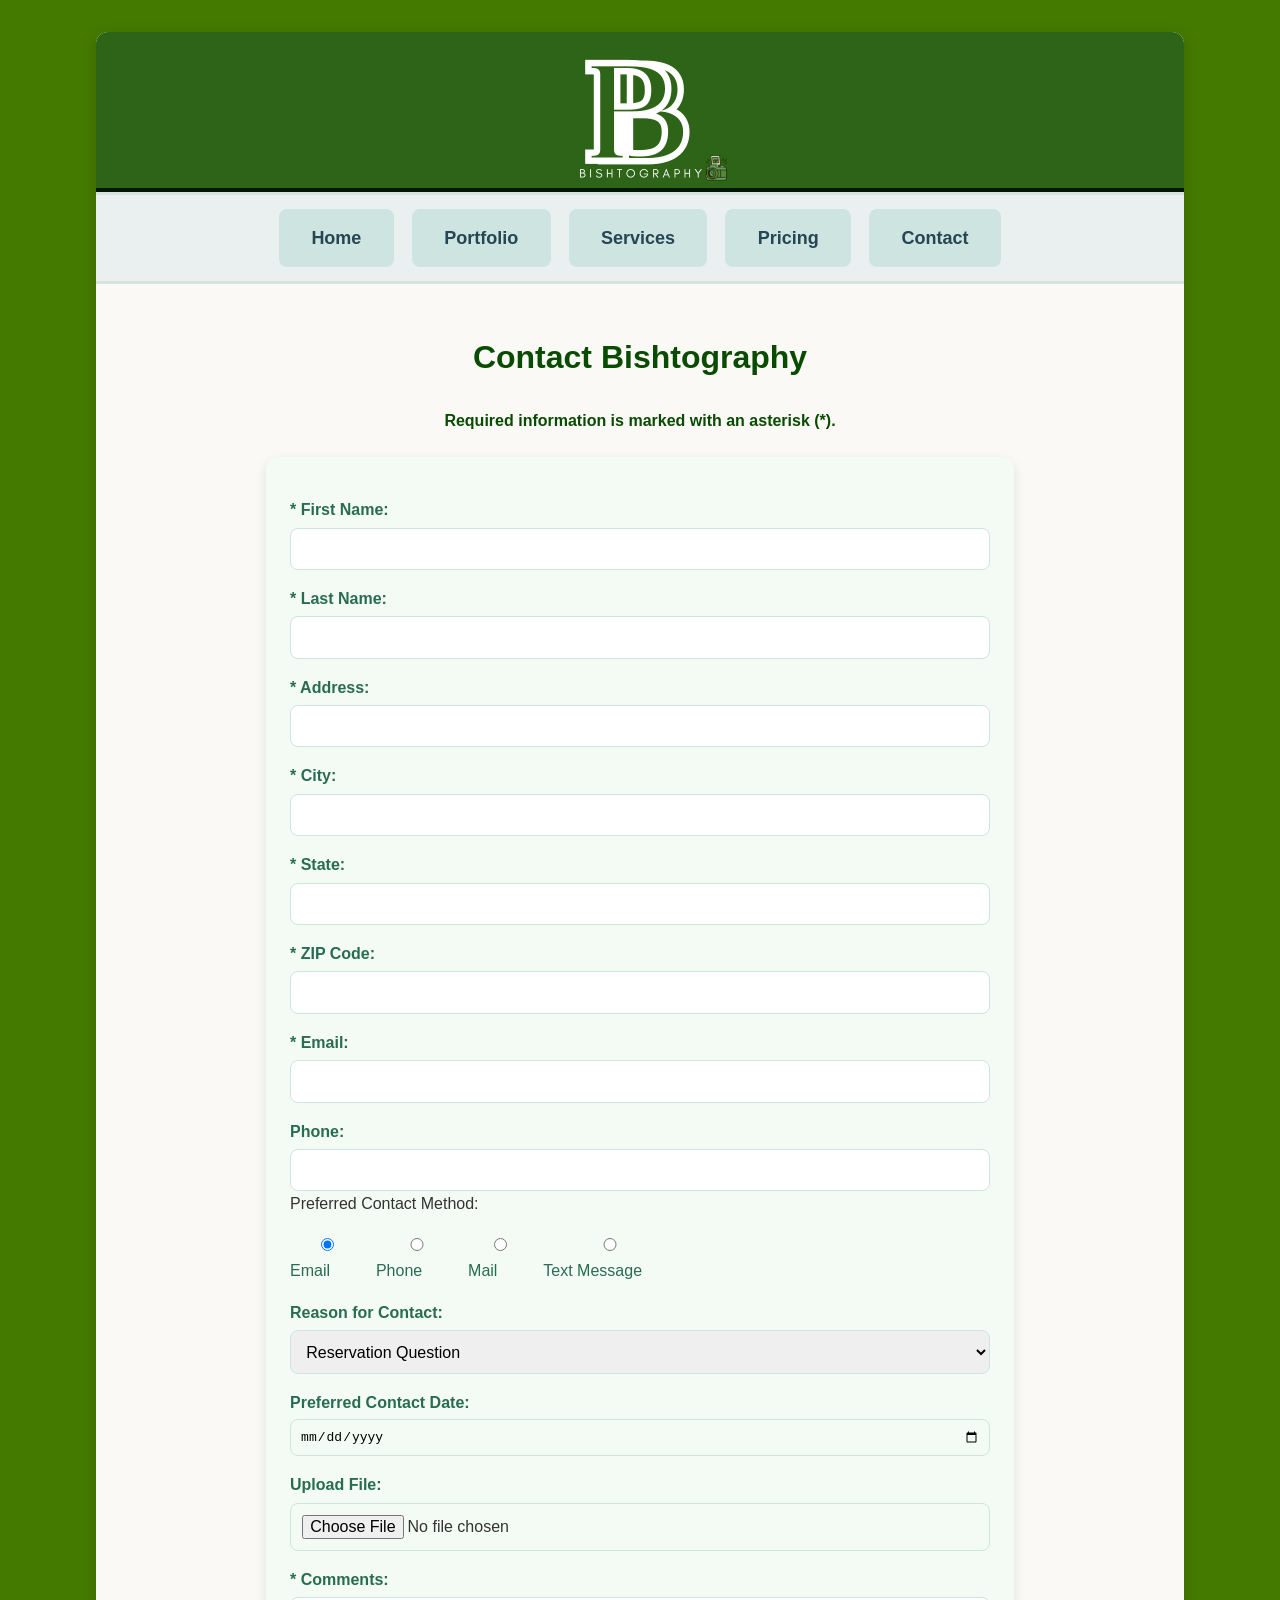
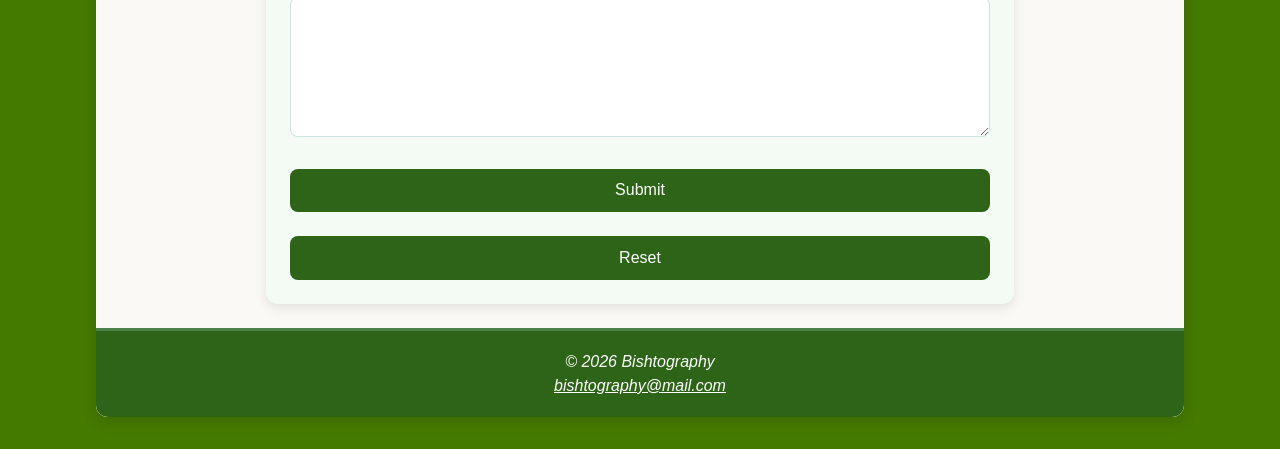
<file: contact.html>
<!DOCTYPE html>
<html>

<head>
   <title>Bishtography</title>
   <meta charset="utf-8" />
   <meta name="viewport" content="width=device-width, initial-scale=1" />
   <link rel="icon" type="image/png" href="materials/logo.png">
   <link href="css/reset.css" rel="stylesheet" media="all" />
   <link href="css/styles.css" rel="stylesheet" media="screen" />
</head>

<body>
   <div id="wrapper">
      <header>
      </header>
      <nav>
         <ul class="main-menu">
            <li>
               <a href="index.html">Home</a>
            </li>
            <li>
               <a href="portfolio.html">Portfolio</a>
               <ul class="submenu">
                  <li><a href="toyphoto.html">Toy Photos</a></li>
                  <li><a href="environment.html">Outdoor Photos</a></li>
               </ul>
            </li>
            <li>
               <a href="services.html">Services</a>
            </li>
            <li>
               <a href="pricing.html">Pricing</a>
            </li>
            <li>
               <a href="contact.html">Contact</a>
               <ul class="submenu">
                  <li><a href="reservation.html">Reservation</a></li>
                  <li><a href="feedback.html">Feedback</a></li>
               </ul>
            </li>
         </ul>
      </nav>
      <main>
      <h2>Contact Bishtography</h2>
      <p class="info-needed">Required information is marked with an asterisk (*).</p>

      <form action="mailto:bishtography@mail.com" method="post" enctype="text/plain">

        <label for="fname">* First Name:</label>
        <input type="text" id="fname" name="First_Name" required>

        <label for="lname">* Last Name:</label>
        <input type="text" id="lname" name="Last_Name" required>

        <label for="address">* Address:</label>
        <input type="text" id="address" name="Address" required>

        <label for="city">* City:</label>
        <input type="text" id="city" name="City" required>

        <label for="state">* State:</label>
        <input type="text" id="state" name="State" required>

        <label for="zip">* ZIP Code:</label>
        <input type="text" id="zip" name="ZIP" required>

        <label for="email">* Email:</label>
        <input type="email" id="email" name="Email" required>

        <label for="phone">Phone:</label>
        <input type="tel" id="phone" name="Phone">

        <p>Preferred Contact Method:</p>
        <label class="radio-label">
          <input type="radio" name="Contact_Method" value="Email" checked> Email
        </label>
        <label class="radio-label">
          <input type="radio" name="Contact_Method" value="Phone"> Phone
        </label>
        <label class="radio-label">
          <input type="radio" name="Contact_Method" value="Mail"> Mail
        </label>
        <label class="radio-label">
          <input type="radio" name="Contact_Method" value="Text"> Text Message
        </label>

        <label for="reason">Reason for Contact:</label>
        <select id="reason" name="Reason">
          <option value="Reservation">Reservation Question</option>
          <option value="General">General Inquiry</option>
          <option value="Feedback">Feedback</option>
          <option value="Other">Other</option>
        </select>

        <label for="contactDate">Preferred Contact Date:</label>
        <input type="date" id="contactDate" name="Contact_Date">

        <label for="fileUpload">Upload File:</label>
        <input type="file" id="fileUpload" name="File">

        <label for="comments">* Comments:</label>
        <textarea id="comments" name="Comments" rows="8" required></textarea>

        <input type="submit" value="Submit">
        <input type="reset" value="Reset">

      </form>
      <footer>
         <p>&copy; 2026 Bishtography<br>
            <a href="mailto:bishtography@mail.com">bishtography@mail.com</a>
         </p>
      </footer>
   </div>
</body>

</html>
</file>
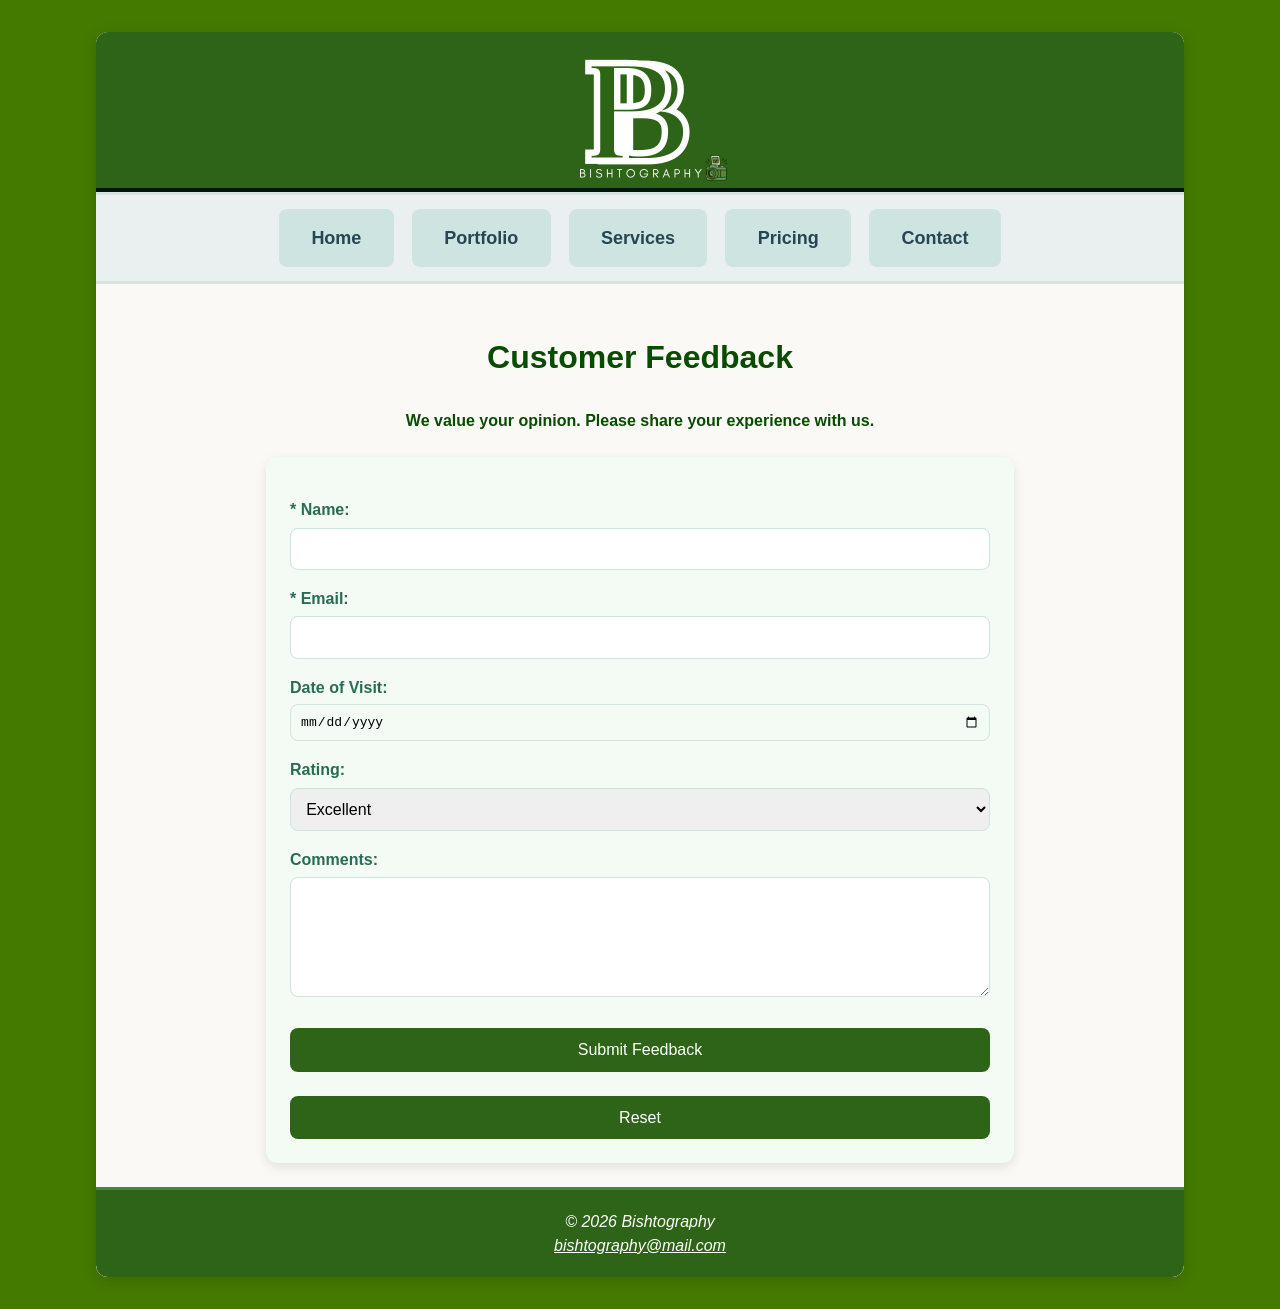
<file: feedback.html>
<!DOCTYPE html>
<html>

<head>
   <title>Bishtography</title>
   <meta charset="utf-8" />
   <meta name="viewport" content="width=device-width, initial-scale=1" />
   <link rel="icon" type="image/png" href="materials/logo.png">
   <link href="css/reset.css" rel="stylesheet" media="all" />
   <link href="css/styles.css" rel="stylesheet" media="screen" />
</head>

<body>
   <div id="wrapper">
      <header>
      </header>
      <nav>
         <ul class="main-menu">
            <li>
               <a href="index.html">Home</a>
            </li>
            <li>
               <a href="portfolio.html">Portfolio</a>
               <ul class="submenu">
                  <li><a href="toyphoto.html">Toy Photos</a></li>
                  <li><a href="environment.html">Outdoor Photos</a></li>
               </ul>
            </li>
            <li>
               <a href="services.html">Services</a>
            </li>
            <li>
               <a href="pricing.html">Pricing</a>
            </li>
            <li>
               <a href="contact.html">Contact</a>
               <ul class="submenu">
                  <li><a href="reservation.html">Reservation</a></li>
                  <li><a href="feedback.html">Feedback</a></li>
               </ul>
            </li>
         </ul>
      </nav>
      <main>
  <h2>Customer Feedback</h2>
  <p class="info-needed">We value your opinion. Please share your experience with us.</p>

  <form action="mailto:bishtography@mail.com" method="post" enctype="text/plain">
    
    <div class="form-group">
      <label for="myName">* Name:</label>
      <input type="text" id="myName" name="myName" required>

      <label for="myEmail">* Email:</label>
      <input type="email" id="myEmail" name="myEmail" required>
    </div>

    <div class="form-group">
      <label for="visit">Date of Visit:</label>
      <input type="date" id="visit" name="visit">

      <label for="rating">Rating:</label>
      <select id="rating" name="rating">
        <option value="5">Excellent</option>
        <option value="4">Good</option>
        <option value="3">Average</option>
        <option value="2">Poor</option>
        <option value="1">Very Poor</option>
      </select>
    </div>

    <label for="comments">Comments:</label>
    <textarea id="comments" name="comments" rows="6" required></textarea>

    <input type="submit" value="Submit Feedback">
    <input type="reset" value="Reset">
  </form>

  
</main>
      <footer>
         <p>&copy; 2026 Bishtography<br>
            <a href="mailto:bishtography@mail.com">bishtography@mail.com</a>
         </p>
      </footer>
   </div>
</body>

</html>
</file>
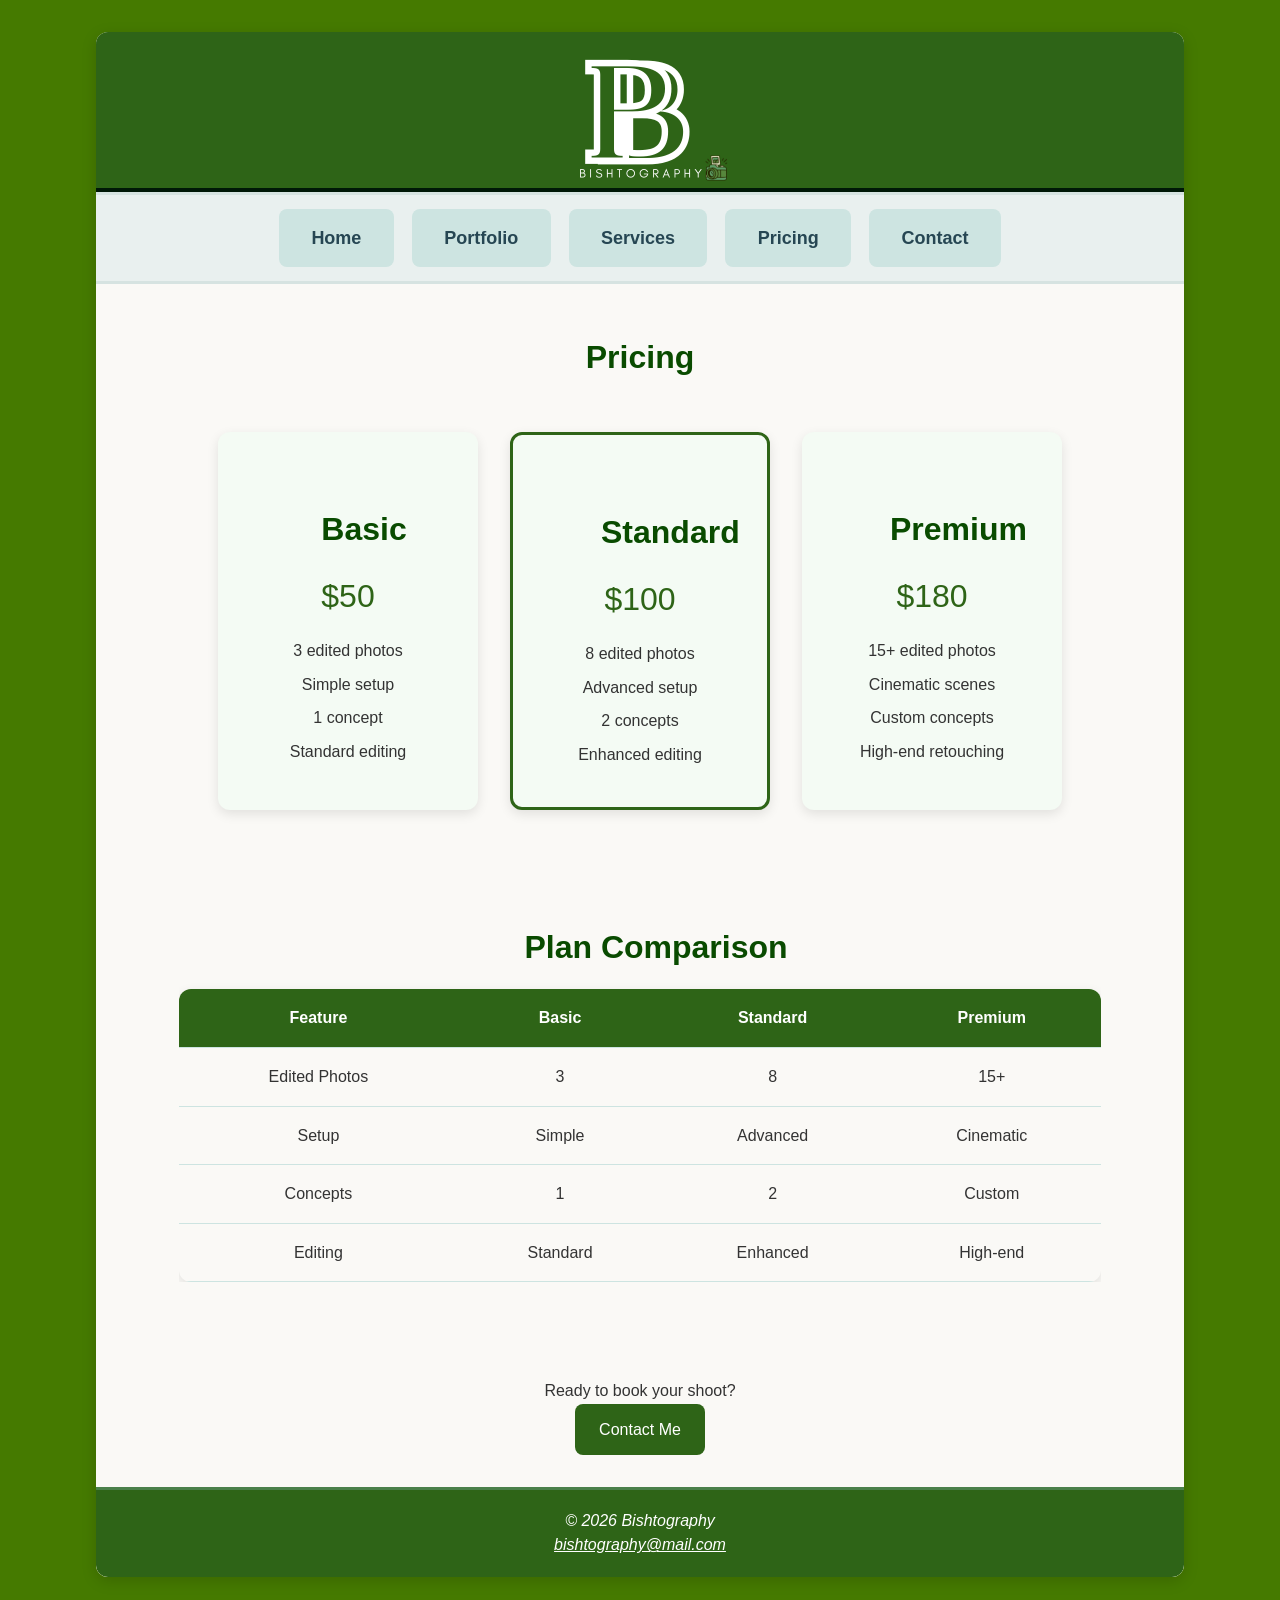
<file: pricing.html>
<!DOCTYPE html>
<html>

<head>
   <title>Bishtography</title>
   <meta charset="utf-8" />
   <meta name="viewport" content="width=device-width, initial-scale=1" />
   <link rel="icon" type="image/png" href="materials/logo.png">
   <link href="css/reset.css" rel="stylesheet" media="all" />
   <link href="css/styles.css" rel="stylesheet" media="screen" />
</head>

<body>
   <div id="wrapper">
      <header>
      </header>
      <nav>
         <ul class="main-menu">
            <li>
               <a href="index.html">Home</a>
            </li>
            <li>
               <a href="portfolio.html">Portfolio</a>
               <ul class="submenu">
                  <li><a href="toyphoto.html">Toy Photos</a></li>
                  <li><a href="environment.html">Outdoor Photos</a></li>
               </ul>
            </li>
            <li>
               <a href="services.html">Services</a>
            </li>
            <li>
               <a href="pricing.html">Pricing</a>
            </li>
            <li>
               <a href="contact.html">Contact</a>
               <ul class="submenu">
                  <li><a href="reservation.html">Reservation</a></li>
                  <li><a href="feedback.html">Feedback</a></li>
               </ul>
            </li>
         </ul>
      </nav>
      <main>
 
   <h2 class="service-blockh">Pricing</h2>

   <section class="pricing">

   <div class="price-card">
      <h2>Basic</h2>
      <p class="price">$50</p>
      <ul>
         <li>3 edited photos</li>
         <li>Simple setup</li>
         <li>1 concept</li>
         <li>Standard editing</li>
      </ul>
   </div>

   <div class="price-card featured">
      <h2>Standard</h2>
      <p class="price">$100</p>
      <ul>
         <li>8 edited photos</li>
         <li>Advanced setup</li>
         <li>2 concepts</li>
         <li>Enhanced editing</li>
      </ul>
   </div>

   <div class="price-card">
      <h2>Premium</h2>
      <p class="price">$180</p>
      <ul>
         <li>15+ edited photos</li>
         <li>Cinematic scenes</li>
         <li>Custom concepts</li>
         <li>High-end retouching</li>
      </ul>
   </div>

   
   <div class="price-table-container">
      <h2>Plan Comparison</h2>
      <table class="pricing-table">
         <thead>
            <tr>
               <th>Feature</th>
               <th>Basic</th>
               <th>Standard</th>
               <th>Premium</th>
            </tr>
         </thead>
         <tbody>
            <tr>
               <td>Edited Photos</td>
               <td>3</td>
               <td>8</td>
               <td>15+</td>
            </tr>
            <tr>
               <td>Setup</td>
               <td>Simple</td>
               <td>Advanced</td>
               <td>Cinematic</td>
            </tr>
            <tr>
               <td>Concepts</td>
               <td>1</td>
               <td>2</td>
               <td>Custom</td>
            </tr>
            <tr>
               <td>Editing</td>
               <td>Standard</td>
               <td>Enhanced</td>
               <td>High-end</td>
            </tr>
         </tbody>
      </table>
   </div>

</section>

   <div class="cta">
      <p>Ready to book your shoot?</p>
      <a href="contact.html" class="btn">Contact Me</a>
   </div>
 
      </main>
      <footer>
         <p>&copy; 2026 Bishtography<br>
            <a href="mailto:bishtography@mail.com">bishtography@mail.com</a>
         </p>
      </footer>
   </div>
</body>

</html>
</file>
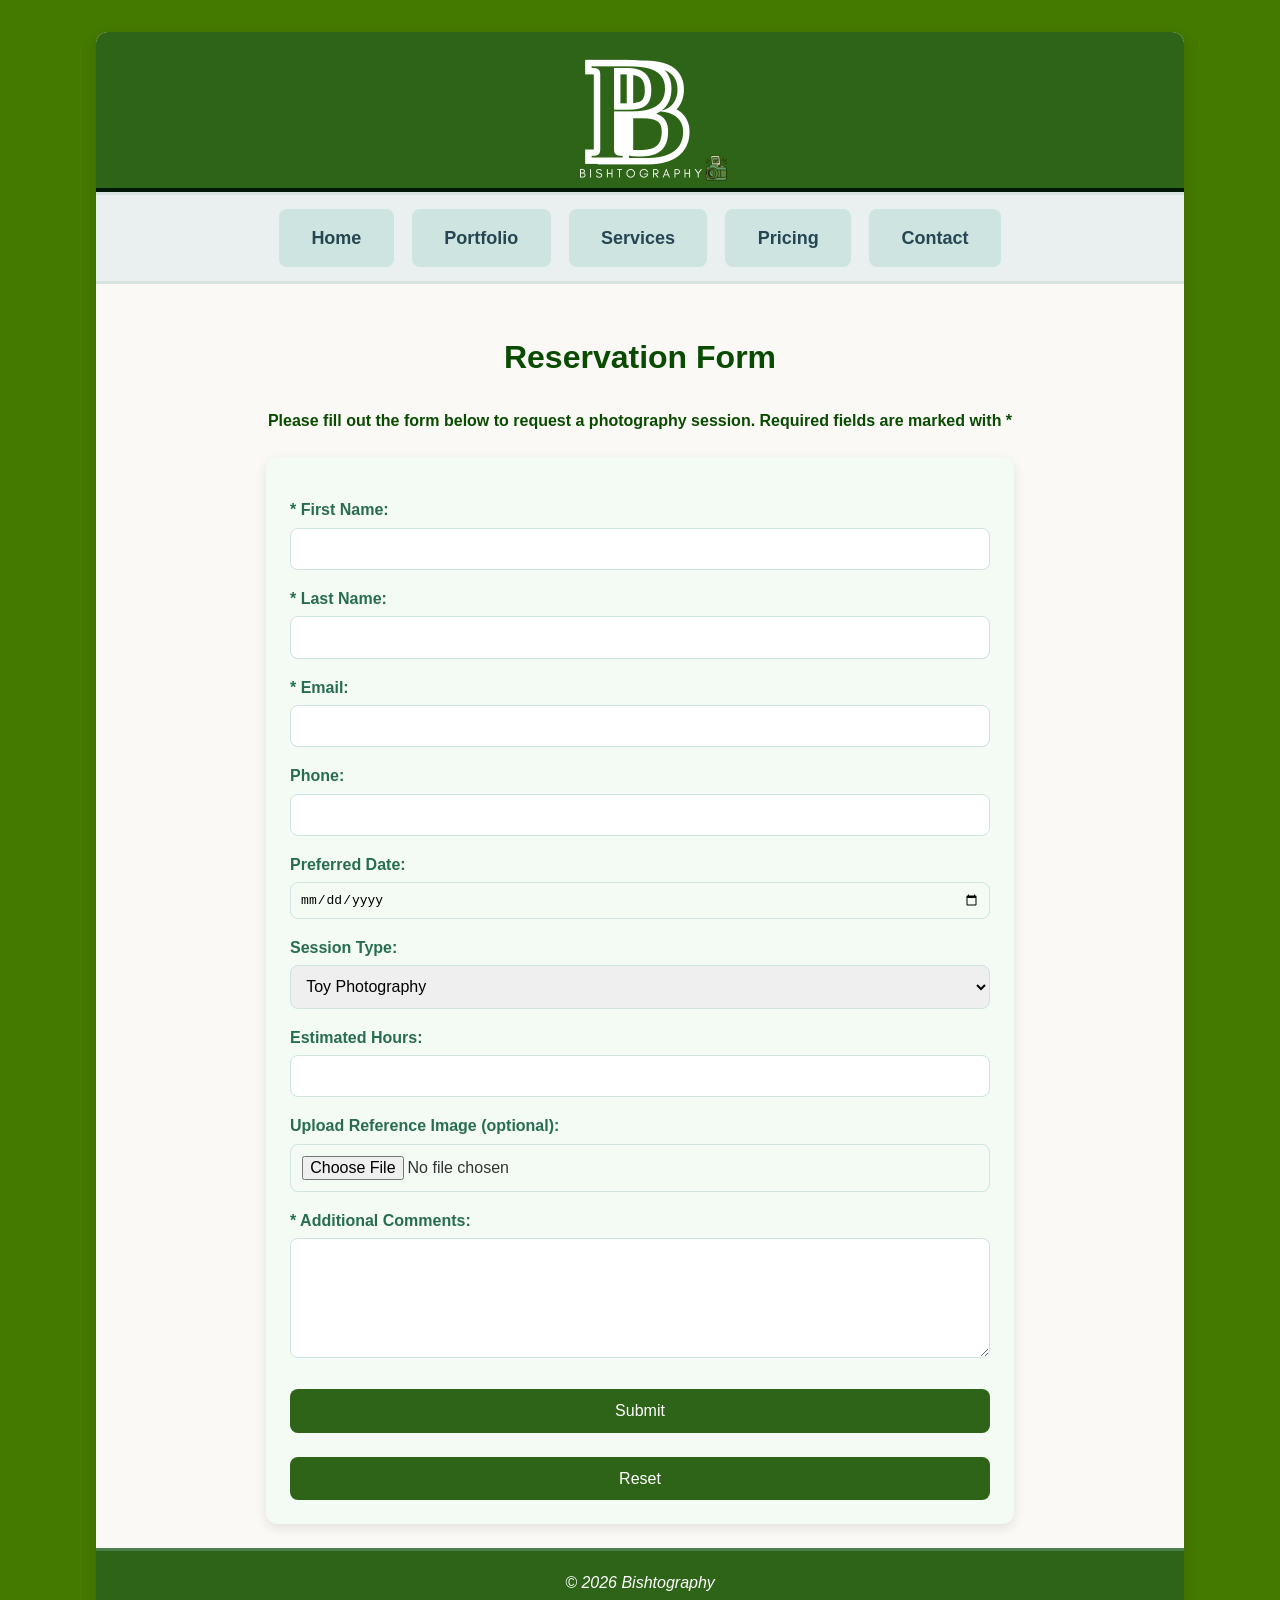
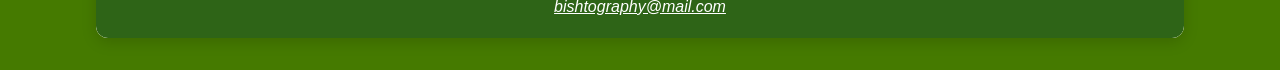
<file: reservation.html>
<!DOCTYPE html>
<html>

<head>
   <title>Bishtography</title>
   <meta charset="utf-8" />
   <meta name="viewport" content="width=device-width, initial-scale=1" />
   <link rel="icon" type="image/png" href="materials/logo.png">
   <link href="css/reset.css" rel="stylesheet" media="all" />
   <link href="css/styles.css" rel="stylesheet" media="screen" />
</head>

<body>
   <div id="wrapper">
      <header>
      </header>
      <nav>
         <ul class="main-menu">
            <li>
               <a href="index.html">Home</a>
            </li>
            <li>
               <a href="portfolio.html">Portfolio</a>
               <ul class="submenu">
                  <li><a href="toyphoto.html">Toy Photos</a></li>
                  <li><a href="environment.html">Outdoor Photos</a></li>
               </ul>
            </li>
            <li>
               <a href="services.html">Services</a>
            </li>
            <li>
               <a href="pricing.html">Pricing</a>
            </li>
            <li>
               <a href="contact.html">Contact</a>
               <ul class="submenu">
                  <li><a href="reservation.html">Reservation</a></li>
                  <li><a href="feedback.html">Feedback</a></li>
               </ul>
            </li>
         </ul>
      </nav>
       <main>
      <h2>Reservation Form</h2>
      <p class="info-needed">Please fill out the form below to request a photography session. Required fields are marked with *</p>

      <form action="mailto:bishtography@mail.com" method="post" enctype="text/plain">

        <label for="fname">* First Name:</label>
        <input type="text" id="fname" name="First_Name" required>

        <label for="lname">* Last Name:</label>
        <input type="text" id="lname" name="Last_Name" required>

        <label for="email">* Email:</label>
        <input type="email" id="email" name="Email" required>

        <label for="phone">Phone:</label>
        <input type="tel" id="phone" name="Phone">

        <label for="sessionDate">Preferred Date:</label>
        <input type="date" id="sessionDate" name="Session_Date">

        <label for="sessionType">Session Type:</label>
        <select id="sessionType" name="Session_Type">
          <option value="Toy_Photos">Toy Photography</option>
          <option value="Outdoor_Photos">Outdoor Photography</option>
        </select>

        <label for="hours">Estimated Hours:</label>
        <input type="number" id="hours" name="Hours" min="1" max="8">

        <label for="fileUpload">Upload Reference Image (optional):</label>
        <input type="file" id="fileUpload" name="Reference_File" accept=".jpg,.jpeg,.png,.pdf">

        <label for="comments">* Additional Comments:</label>
        <textarea id="comments" name="Comments" rows="6" required></textarea>

        <input type="submit" value="Submit">
        <input type="reset" value="Reset">

      </form>
    </main>
      <footer>
         <p>&copy; 2026 Bishtography<br>
            <a href="mailto:bishtography@mail.com">bishtography@mail.com</a>
         </p>
      </footer>
   </div>
</body>

</html>
</file>
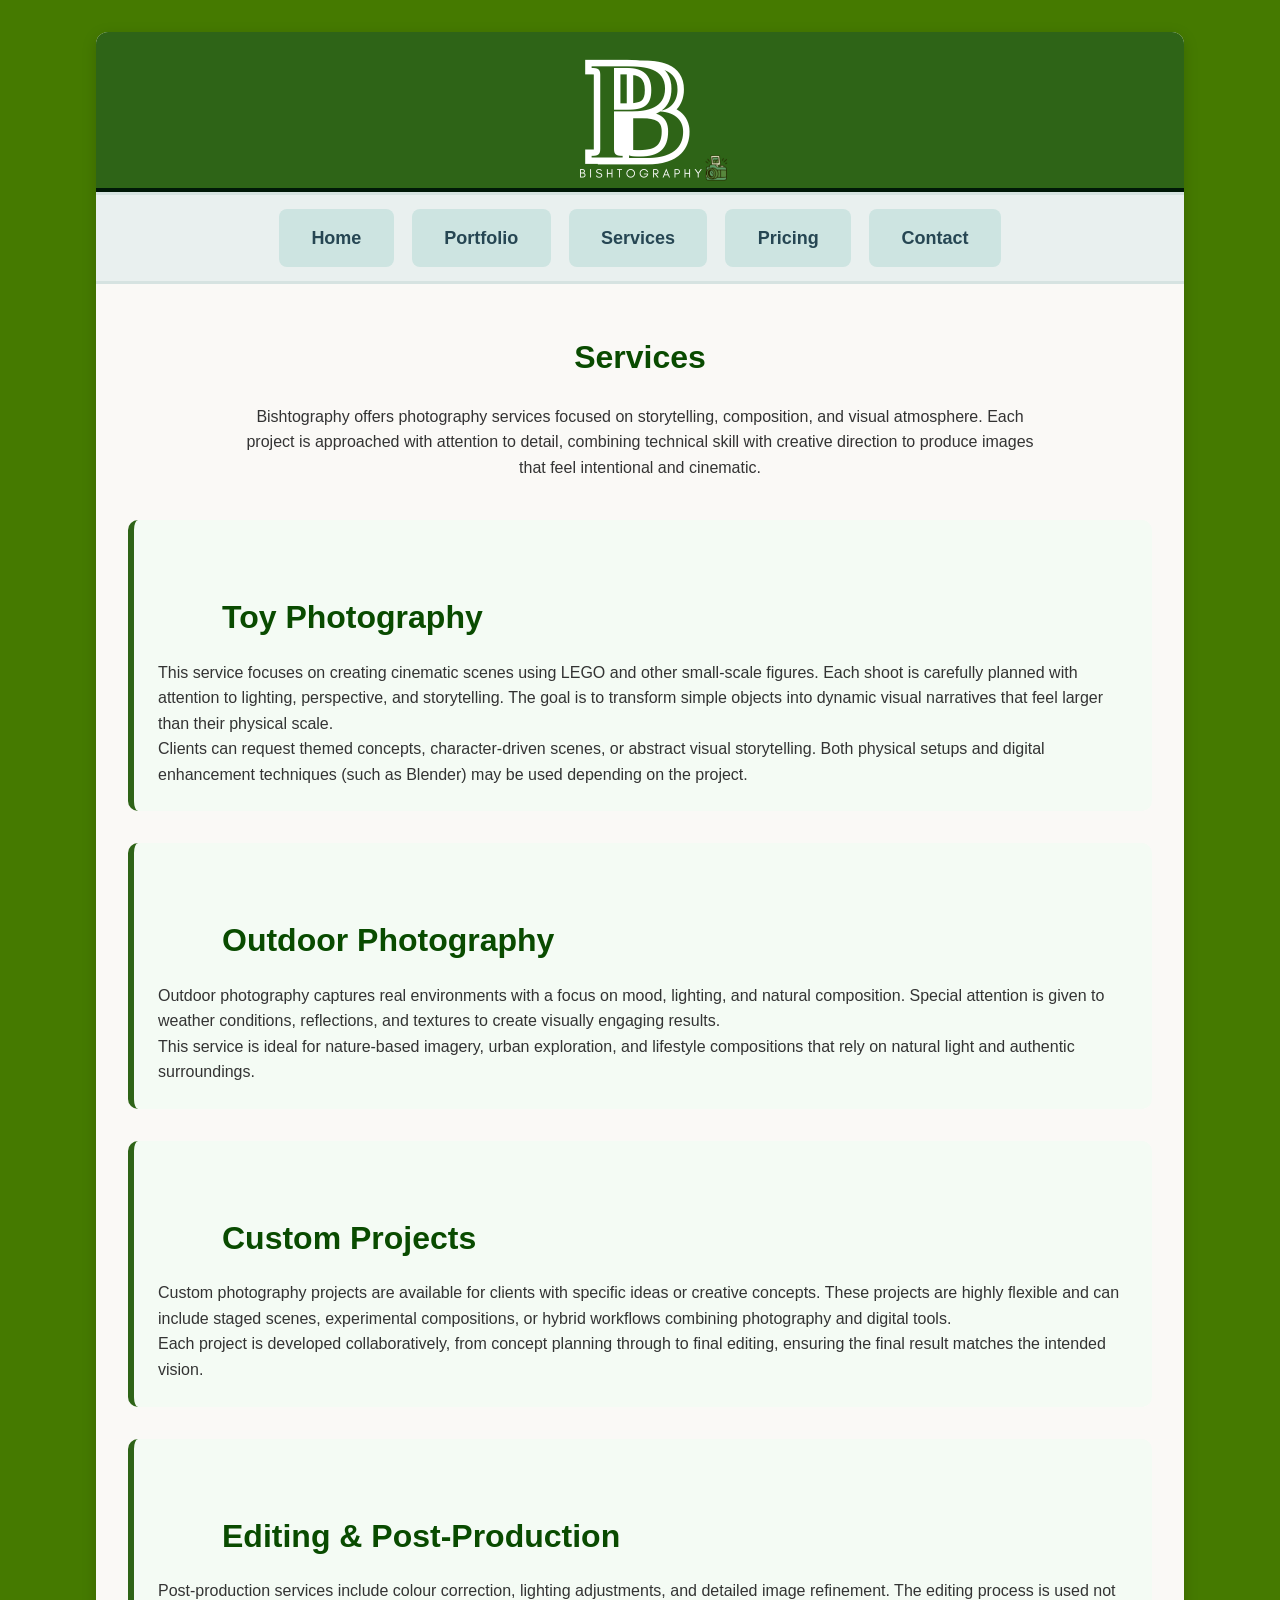
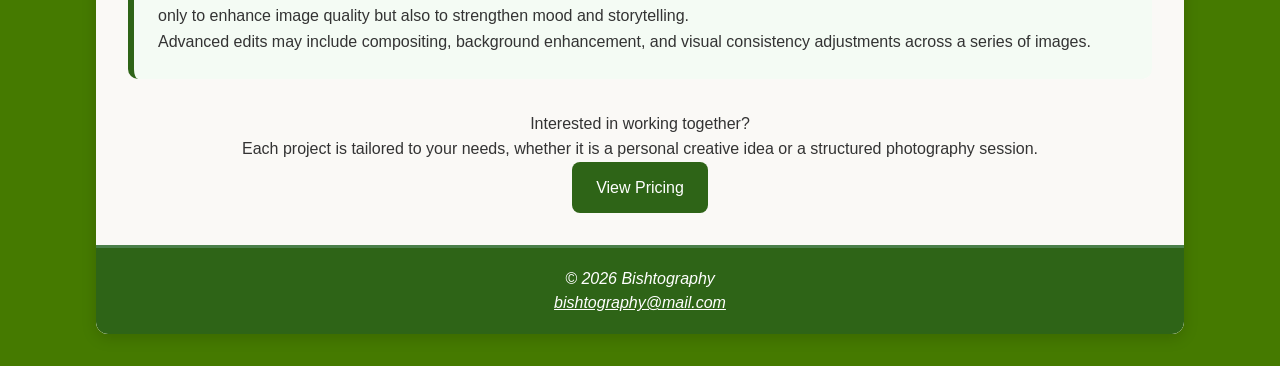
<file: services.html>
<!DOCTYPE html>
<html>

<head>
   <title>Bishtography</title>
   <meta charset="utf-8" />
   <meta name="viewport" content="width=device-width, initial-scale=1" />
   <link rel="icon" type="image/png" href="materials/logo.png">
   <link href="css/reset.css" rel="stylesheet" media="all" />
   <link href="css/styles.css" rel="stylesheet" media="screen" />
</head>

<body>
   <div id="wrapper">
      <header>
      </header>
      <nav>
         <ul class="main-menu">
            <li>
               <a href="index.html">Home</a>
            </li>
            <li>
               <a href="portfolio.html">Portfolio</a>
               <ul class="submenu">
                  <li><a href="toyphoto.html">Toy Photos</a></li>
                  <li><a href="environment.html">Outdoor Photos</a></li>
               </ul>
            </li>
            <li>
               <a href="services.html">Services</a>
            </li>
            <li>
               <a href="pricing.html">Pricing</a>
            </li>
            <li>
               <a href="contact.html">Contact</a>
               <ul class="submenu">
                  <li><a href="reservation.html">Reservation</a></li>
                  <li><a href="feedback.html">Feedback</a></li>
               </ul>
            </li>
         </ul>
      </nav>
      <main>

   <h2 class="service-blockh">Services</h2>

   <section class="service-intro">
      <p>
         Bishtography offers photography services focused on storytelling, composition, and visual atmosphere. 
         Each project is approached with attention to detail, combining technical skill with creative direction 
         to produce images that feel intentional and cinematic.
      </p>
   </section>

 
   <section class="service-block">
      <h2>Toy Photography</h2>
      <p>
         This service focuses on creating cinematic scenes using LEGO and other small-scale figures. 
         Each shoot is carefully planned with attention to lighting, perspective, and storytelling. 
         The goal is to transform simple objects into dynamic visual narratives that feel larger than their physical scale.
      </p>
      <p>
         Clients can request themed concepts, character-driven scenes, or abstract visual storytelling. 
         Both physical setups and digital enhancement techniques (such as Blender) may be used depending on the project.
      </p>
   </section>

   
   <section class="service-block">
      <h2>Outdoor Photography</h2>
      <p>
         Outdoor photography captures real environments with a focus on mood, lighting, and natural composition. 
         Special attention is given to weather conditions, reflections, and textures to create visually engaging results.
      </p>
      <p>
         This service is ideal for nature-based imagery, urban exploration, and lifestyle compositions that rely on 
         natural light and authentic surroundings.
      </p>
   </section>

  
   <section class="service-block">
      <h2>Custom Projects</h2>
      <p>
         Custom photography projects are available for clients with specific ideas or creative concepts. 
         These projects are highly flexible and can include staged scenes, experimental compositions, or hybrid 
         workflows combining photography and digital tools.
      </p>
      <p>
         Each project is developed collaboratively, from concept planning through to final editing, ensuring the 
         final result matches the intended vision.
      </p>
   </section>

   
   <section class="service-block">
      <h2>Editing & Post-Production</h2>
      <p>
         Post-production services include colour correction, lighting adjustments, and detailed image refinement. 
         The editing process is used not only to enhance image quality but also to strengthen mood and storytelling.
      </p>
      <p>
         Advanced edits may include compositing, background enhancement, and visual consistency adjustments across 
         a series of images.
      </p>
   </section>

   
   <div class="cta">
      <p>Interested in working together?</p>
      <p>
         Each project is tailored to your needs, whether it is a personal creative idea or a structured photography session.
      </p>
      <a href="pricing.html" class="btn">View Pricing</a>
   </div>

</main>
       
      <footer>
         <p>&copy; 2026 Bishtography<br>
            <a href="mailto:bishtography@mail.com">bishtography@mail.com</a>
         </p>
      </footer>
   </div>
</body>

</html>
</file>
<file: css/styles.css>
body {
  background-color: #457a00;      
  color: #333;
  font-family: 'Segoe UI', Verdana, Arial, sans-serif;
  margin: 0;
  padding: 0;
  line-height: 1.6;
}
/*wrapper */
#wrapper {
  width: 85%;
  max-width: 1400px;
  min-width: 320px;  /* allow small screens */
  margin: 2em auto;
  background-color: #faf9f6;
  border-radius: 12px;
  box-shadow: 0 4px 15px rgba(0, 0, 0, 0.15);
  overflow: hidden;
  box-sizing: border-box;
}

/*header */
header {
  background-color: #2e6417;
  background-image: url('../materials/bishheader.png');
  background-position: center;
  background-repeat: no-repeat;
  height: 160px;
  border-bottom: 4px solid #001807;
  
}

/*navigation */
nav {
  background-color: #e9f0ef;
  border-top: 3px solid #d6e3e1;
  border-bottom: 3px solid #d6e3e1;
  padding: 0.8em 0;
  text-align: center;
  position: relative;
  z-index: 100;
  font-size: 18px;
}



#hero {
  background: url('../materials/bishground.jpg') center/cover no-repeat;
  height: 80vh;
  display: flex;
  align-items: center;
  justify-content: center;
  text-align: center;
  position: relative;
  border-radius: 12px;
  margin-bottom: 2em;
}

.hero-content h1 {
  color: #094b00;
  font-size: 3em;
  margin-bottom: 0.5em;
  text-shadow: 2px 2px 5px rgba(0,0,0,0.4);
}

main h2 {
  text-align: center;
}
h2 {
  margin: 1.5em 0 0.5em 0;
  padding: 0 1em;
  font-size: 2em;
  color: #094b00;  
  text-align: left;  
}
.hero-content p {
  color: #006912;
  font-size: 1.2em;
  margin-bottom: 1em;
}

.hero-content .btn {
  background-color: #63a062;
  color: #fff;
  padding: 0.8em 2em;
  border-radius: 12px;
  text-decoration: none;
  font-weight: 600;
  transition: all 0.3s ease;
}

.hero-content .btn:hover {
  background-color: #4a804a;
  transform: translateY(-2px);
  box-shadow: 0 3px 6px rgba(0,0,0,0.2);
}

#portfolio-preview h2 {
  text-align: center;
}

.gallery-grid {
  display: grid;
  grid-template-columns: repeat(auto-fit, minmax(200px, 1fr));
  gap: 1em;
  margin: 2em 0;
}

.gallery-grid img {
  width: 100%;
  border-radius: 12px;
  transition: transform 0.3s ease;
}

.gallery-grid img:hover {
  transform: scale(1.05);
}
.gallery-item {
  text-align: center;
  padding: 0.5em;
}

.gallery-item p {
  margin-top: 0.6em;
  font-size: 0.95rem;
  line-height: 1.4;
  color: #14532d; 
  background: #ecfdf5; 
  padding: 0.6em 0.8em;
  border-radius: 10px;
  border-left: 4px solid #22c55e;
  transition: all 0.3s ease;
}

.gallery-item:hover p {
  background: #dcfce7;
  transform: translateY(-3px);
}


/*portfolio*/

.portfolio h2 {
  text-align: center;
}

.portfolio-links {
  display: flex;
  justify-content: center;
  gap: 2em;
  flex-wrap: wrap;
  padding: 20px;
}

.portfolio-card {
  width: 350px;
  background-color: #ccffb3;   
  color: #002702;
  text-decoration: none;
  border-radius: 16px;
  overflow: hidden;
  text-align: center;
  transition: transform 0.3s, background-color 0.3s;
}

.portfolio-card img {
  width: 100%;
  height: 180px;
  object-fit: cover;
}

.portfolio-card h3 {
  margin: 10px 0 5px 0;
}

.portfolio-card p {
  padding: 0 10px 15px 10px;
  font-size: 0.9em;
}

.portfolio-card:hover {
  background-color: #8f9f7a;
  transform: translateY(-5px);
}
.portfolio-intro {
  text-align: center;
  max-width: 700px;
  margin: 10px auto 20px auto;
  line-height: 1.5;
}

.card-extra {
  font-size: 0.85em;
  opacity: 0.8;
}

.portfolio-process,
.portfolio-inspiration {
  max-width: 800px;
  margin: 40px auto;
  padding: 0 20px;
  line-height: 1.6;
  text-align: center;
}

/* gallery */
.artist-statement {
  max-width: 800px;
  margin: 10px auto 40px auto;
  text-align: center;
  line-height: 1.6;
}

.featured-work {
  max-width: 1000px;
  margin: 40px auto;
}

.feature {
  display: flex;
  gap: 20px;
  margin-bottom: 30px;
  align-items: center;
  flex-wrap: wrap;
}

.feature img {
  width: 300px;
  border-radius: 12px;
}

.feature-text {
  max-width: 500px;
  text-align: left;
}

.feature-text h4 {
  margin-bottom: 10px;
  color: #14532d;
}

.content-block {
  max-width: 800px;
  margin: 40px auto;
  text-align: center;
  line-height: 1.6;
  padding: 0 20px;
}



main h3 {
  text-align: center;
}

.gallery {
  display: grid;
  grid-template-columns: repeat(auto-fit, minmax(220px, 1fr));
  gap: 15px;
  padding: 20px;
}

.gallery img {
  width: 100%;
  height: 220px;
  object-fit: cover;
  border-radius: 12px;
  transition: transform 0.3s, box-shadow 0.3s;
}

/* Hover effect */
.gallery img:hover {
  transform: scale(1.05);
  box-shadow: 0 6px 18px rgba(0,0,0,0.2);
}




.service-block {
  margin: 2em;
  padding: 1.5em;
  background-color: #f4fbf4;
  border-left: 6px solid #2e6417;
  border-radius: 10px;
}
.service-intro {
  max-width: 800px;
  margin: 20px auto 40px auto;
  text-align: center;
  line-height: 1.6;
}

.service-block h2 {
  margin-bottom: 0.5em;
  font-size: 2em;
  color: #094b00;  
  text-align: left;
}
.service-blockh h2 {
 margin: 1.5em 0 0.5em 2em;  
  font-size: 2em;
  color: #094b00;  
  text-align: left; 
}

.service-block p {
  margin: 0;
}


.cta {
  text-align: center;
  margin: 2em;
}

.btn {
  display: inline-block;
  background-color: #2e6417;
  color: white;
  padding: 0.8em 1.5em;
  border-radius: 8px;
  text-decoration: none;
  transition: 0.3s;
}

.btn:hover {
  background-color: #63a062;
}





.pricing {
  display: flex;
  justify-content: center;
  gap: 2em;
  flex-wrap: wrap;
  padding: 2em;
}

/* cards */
.price-card {
  background-color: #f4fbf4;
  border-radius: 12px;
  padding: 1.5em;
  width: 260px;
  text-align: center;
  box-shadow: 0 4px 12px rgba(0,0,0,0.1);
  transition: transform 0.3s ease;
}

.price-card:hover {
  transform: translateY(-5px);
}


.featured {
  border: 3px solid #2e6417;
}


.price {
  font-size: 2em;
  color: #2e6417;
  margin: 0.5em 0;
  
}
.price p {
  text-align: center;
}


.price-card ul {
  padding: 0;
  margin: 1em 0;
}

.price-card li {
  margin: 0.5em 0;
}

.price-card h2 {
  text-align: center;
}



.cta {
  text-align: center;
  margin: 2em;
}








/* forms */


form {
  max-width: 700px;
  width: 90%;
  margin: 1.5em auto;
  padding: 1.5em;
  background-color: #f4fbf4;
  border-radius: 12px;
  box-shadow: 0 4px 12px rgba(0,0,0,0.1);
}

form h2 {
  text-align: center;
  color: #2e6417;
  margin-bottom: 1em;
}
form input,
form select,
form textarea {
  width: 100%;
  max-width: 100%;
  box-sizing: border-box;
}
.info-needed {
  color: #094b01;
  font-weight: bold;
  padding-left: 10px;
 margin: 1.5em 0 0.5em 0;
  padding: 0 1em;
  text-align: center;
}


label {
  display: block;
  margin-top: 1em;
  font-weight: 600;
  color: #286d53;
}

input, textarea, select {
  width: 100%;
  padding: 0.7em;
  margin-top: 0.3em;
  border: 1px solid #cde4e1;
  border-radius: 8px;
  font-size: 1em;
  box-sizing: border-box;
}

input:focus, textarea:focus, select:focus {
  outline: none;
  border-color: #2e6417;
  box-shadow: 0 0 5px rgba(46,100,23,0.3);
}

textarea {
  resize: vertical;
  min-height: 120px;
}

.radio-label {
  display: inline-block;
  margin-right: 1em;
  font-weight: normal;
}

input[type="submit"], input[type="reset"], button {
  margin-top: 1.5em;
  background-color: #2e6417;
  color: #fff;
  border: none;
  padding: 0.8em 1.5em;
  border-radius: 8px;
  font-size: 1em;
  cursor: pointer;
  transition: 0.3s;
}
input[type="date"] {
  width: 100%;
  max-width: 100%;
  -webkit-appearance: none;  
  -moz-appearance: none;
  appearance: none;
  background-color: #f4fbf4;
  padding: 0.7em;
  border: 1px solid #cde4e1;
  border-radius: 8px;
  box-sizing: border-box;
  font-size: 1em;
}
input[type="submit"]:hover,
input[type="reset"]:hover,
button:hover {
  background-color: #63a062;
}







/* nav*/
nav ul.main-menu {
  display: flex;
  justify-content: center;
  gap: 1em;
  list-style: none;
  margin: 0;
  padding: 0;
}


nav ul.main-menu > li {
  position: relative;  
}

 
nav ul.main-menu > li > a {
  display: block;
  padding: 0.8em 1.8em;
  font-weight: 600;
  color: #264653;
  background-color: #cde4e1;
  border-radius: 8px;
  text-decoration: none;
  transition: all 0.3s ease;
  white-space: nowrap;
}

 
nav ul.main-menu > li > a:hover,
nav ul.main-menu > li > a.active {
  background-color: #63a062;
  color: #fff;
  transform: translateY(-2px);
  box-shadow: 0 3px 6px rgba(0,0,0,0.2);
}

/* submenu */
nav ul.submenu {
  display: none;               
  position: absolute;          
  top: 100%;                  
  left: 0;
  flex-direction: column;
  background-color: #ffffff;
  border-radius: 8px;
  min-width: max-content;
  box-shadow: 0 8px 18px rgba(0,0,0,0.15);
  padding: 0.5em 0;
  z-index: 1000;
}

 
nav ul.main-menu > li:hover > ul.submenu {
  display: flex;
}

 
nav ul.submenu > li {
  width: 100%;
}

 
nav ul.submenu > li > a {
  display: block;
  padding: 0.7em 1.2em;
  text-align: left;
  color: #264653;
  background: #ffffff;
  border-radius: 8px; 
  transition: all 0.25s ease;
}

 
nav ul.submenu > li > a:hover {
  background-color: #a5d6a7;
  color: #1b5e20;
  padding-left: 1.5em; 
  border-radius: 8px; 
}

.price-table-container {
  width: 90%;
  margin: 2em auto;
  overflow-x: auto;
  text-align: center;
}

.pricing-table {
  width: 100%;
  border-collapse: collapse;
  border-radius: 12px;
  overflow: hidden;
  box-shadow: 0 4px 12px rgba(0,0,0,0.1);
}

.pricing-table th,
.pricing-table td {
  padding: 1em;
  border-bottom: 1px solid #cde4e1;
}

.pricing-table th {
  background-color: #2e6417;
  color: #fff;
}

.pricing-table tr:hover td {
  background-color: #f4fbf4;
}

/* Responsive adjustments */
@media (max-width: 600px) {
  .pricing-table th, .pricing-table td {
    padding: 0.6em;
    font-size: 0.9em;
  }
}



/* footer */
footer {
  background-color: #2e6417;        
  color: #ffffff;                   
  font-style: italic;
  text-align: center;
  padding: 1.2em 1em;
  border-top: 3px solid #4a804a;   
  border-bottom-left-radius: 12px;
  border-bottom-right-radius: 12px;
  line-height: 1.5;
}

/* Email link styling */
footer a[href^="mailto:"] {
  color: #ffffff;                   
  text-decoration: underline;
  transition: color 0.25s ease;
}

footer a[href^="mailto:"]:hover {
  color: #cde4e1;                   
}



/* Media queries for responsiveness - uniform changes per device size */

/* Large screens */
@media (max-width: 1700px) {
  header, header.sticky, section, .home, h1, h2, p,
  .pricing, .price-card, .service-block {
    /* padding and sizing adjustments */
    header { padding: 18px 8%; }
    header.sticky { padding: 7px 8%; }
    section { padding: 50px 8% 40px; }
    .home { height: 95vh; }
    :root { --h1-font: 5rem; --h2-font: 3rem; --p-font: 16px; }
    .pricing { gap: 2em; flex-wrap: wrap; justify-content: center; }
    .price-card { width: 260px; padding: 1.5em; }
    .service-block { margin: 2em 1.5em; padding: 1.5em; }
    h2 { font-size: 2em; margin-left: 1em; }
    .service-block h2 { font-size: 1.9em; }
  }
}

/* Medium screens */
@media (max-width: 1200px) {
  header { padding: 14px 5%; }
  header.sticky { padding: 7px 5%; }
  section { padding: 45px 5% 35px; }
  .home { height: 90vh; }
  :root { --h1-font: 4.6rem; --h2-font: 2.8rem; --p-font: 15px; }
  .pricing { gap: 1.5em; flex-direction: row; flex-wrap: wrap; justify-content: center; }
  .price-card { width: 240px; padding: 1.3em; }
  .service-block { margin: 1.5em 1em; padding: 1.2em; }
  h2 { font-size: 1.9em; margin-left: 1em; }
  .service-block h2 { font-size: 1.8em; }
}

/* Smaller laptops / tablets */
@media (max-width: 992px) {
  header { padding: 12px 4%; }
  header.sticky { padding: 7px 4%; }
  section { padding: 40px 4% 30px; }
  .home { height: 85vh; }
  :root { --h1-font: 4rem; --h2-font: 2.5rem; --p-font: 14px; }
  .pricing { flex-direction: column; align-items: center; gap: 1em; }
  .price-card { width: 90%; max-width: 300px; padding: 1.2em; }
  .service-block { width: 90%; margin: 1em auto; padding: 1em; }
  h2 { font-size: 1.7em; margin-left: 0.5em; }
  .service-block h2 { font-size: 1.6em; }
}

/* Tablets / small tablets */
@media (max-width: 800px) {
  header { padding: 10px 3%; }
  header.sticky { padding: 7px 3%; }
  section { padding: 35px 3% 25px; }
  .home { height: 80vh; }
  :root { --h1-font: 3.8rem; --h2-font: 2.3rem; --p-font: 14px; }
  .pricing { gap: 0.8em; }
  .price-card { width: 95%; padding: 1em; }
  .service-block { margin: 0.8em auto; padding: 1em; }
  h2 { font-size: 1.5em; margin-left: 0.3em; }
  .service-block h2 { font-size: 1.4em; }

  nav ul.main-menu { flex-direction: column; align-items: center; gap: 0.5em; }
  nav ul.submenu { position: static; box-shadow: none; }
}

/* Small phones */
@media (max-width: 430px) {
  header { padding: 8px 2%; }
  header.sticky { padding: 7px 2%; }
  :root { --h1-font: 3.5rem; --h2-font: 2.1rem; --p-font: 13px; }
  .pricing { gap: 0.5em; }
  .price-card { width: 100%; padding: 0.9em; }
  .service-block { margin: 0.5em auto; padding: 0.9em; }
  h2 { font-size: 1.3em; margin-left: 0.2em; }
  .service-block h2 { font-size: 1.2em; }
  form {
    width: 85%;
    margin: 0 auto; 
    padding: 1em;
  }
  .home, section { text-align: center; }
  .info-needed { text-align: center; }
}
</file>
